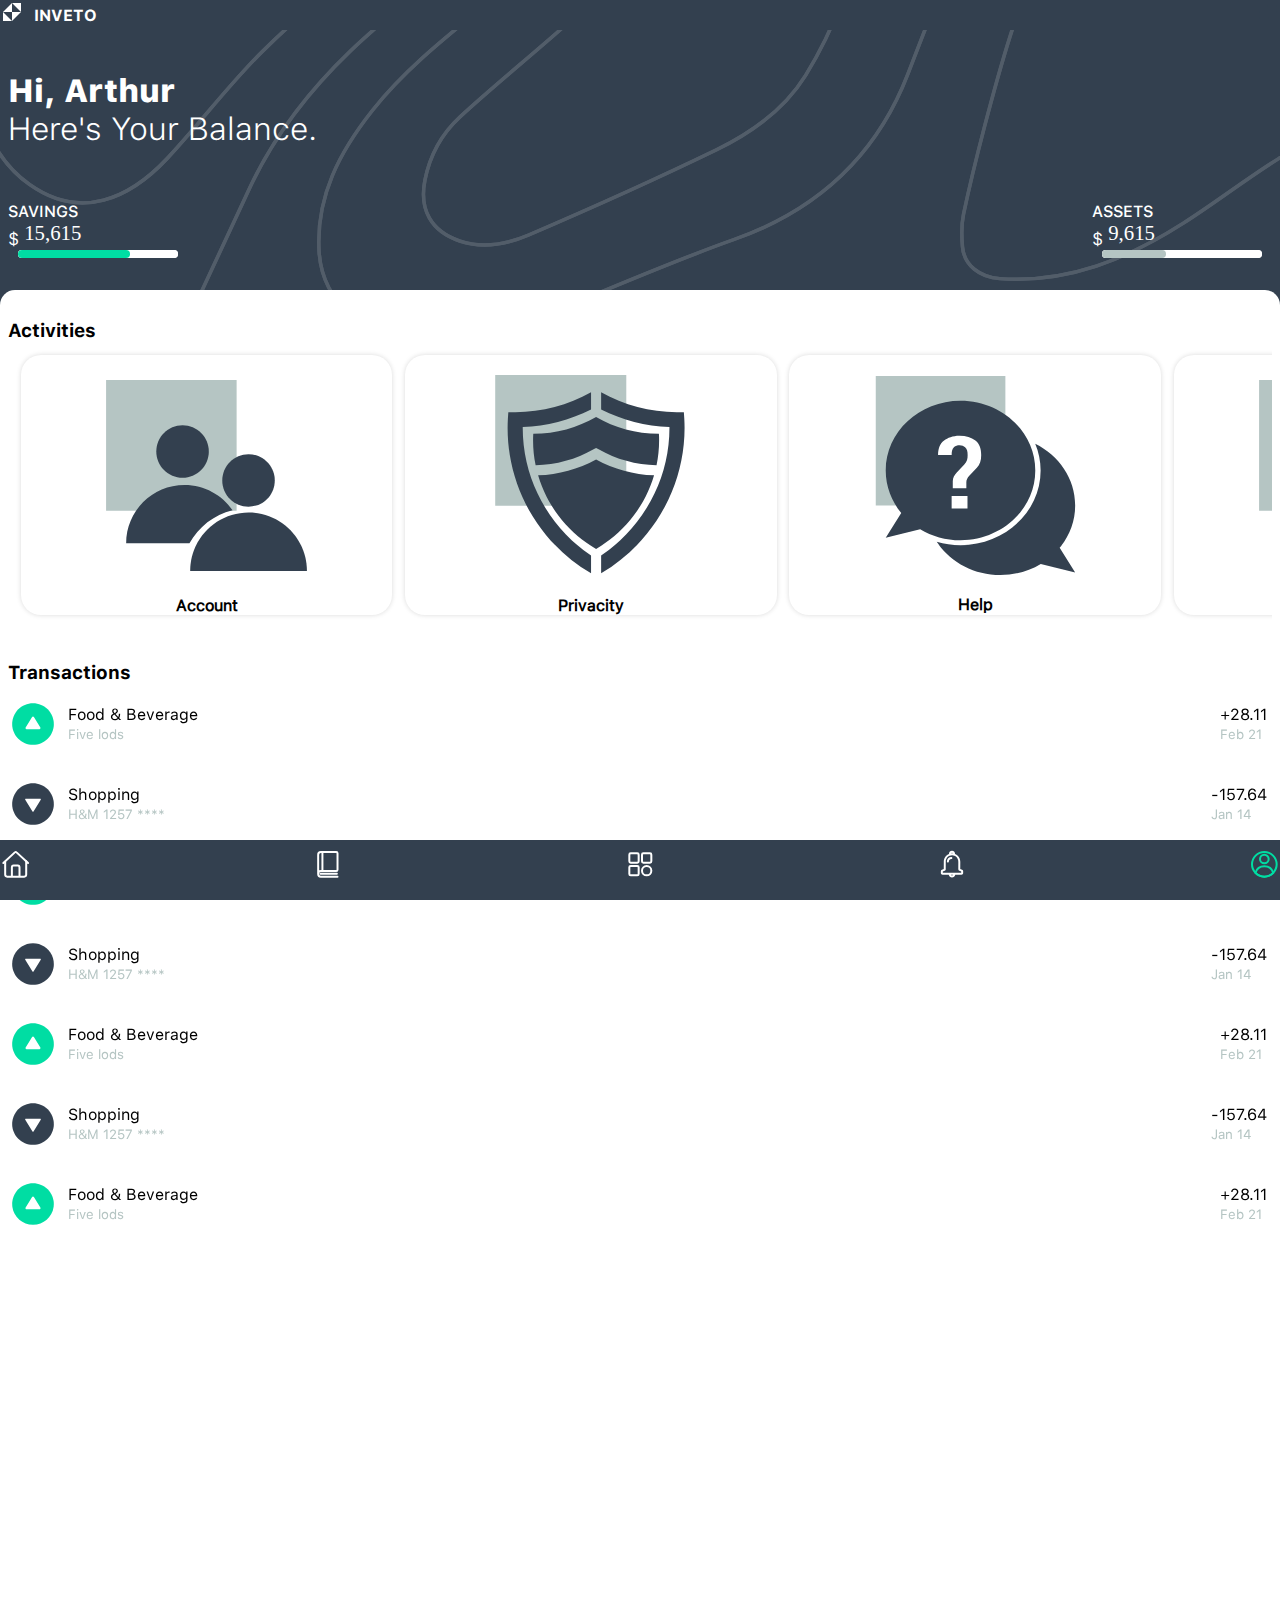
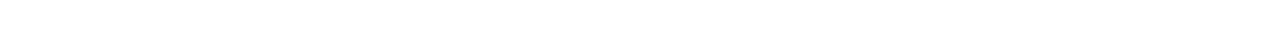
<file: index.html>
<!DOCTYPE html>
<html lang="en">
<head>
    <meta charset="UTF-8">
    <meta name="viewport" content="width=device-width, initial-scale=1.0">
    <link rel="stylesheet" href="css/style.css">
    <title>virtualWallet</title>
</head>
<body>
    <div class="banner">
        <img src="storage/img/banner.svg" alt="">
    </div>
    <header class="header">
        <div class="header__logo">
            <div class="logo__icono"><img src="storage/img/logo.svg" alt=""></div>
            <div class="logo__titulo">inveto</div>
        </div>
        <div class="header__menu"><img src="storage/img/menu.svg"></div>
    </header>
    <main>
        <section class="main__titulo">
            <article class="titulo__card">
                <h2>hi, arthur</h2>
                <p>here's your balance.</p>
            </article>
            <article class="titulo__balance">
                <div class="balance__one">
                    <small>savings</small>
                    <label for="savings"><sub>$</sub> 15,615</label>
                    <progress id="savings" max="100" value="70"></progress>
                </div>
                <div class="balance__two">
                    <small>assets</small>
                    <label for="savings"><sub>$</sub> 9,615</label>
                    <progress id="savings" max="100" value="40"></progress>
                </div>
            </article>
        </section>
        <section class="main__activities">
            <article class="activities__service">
                <h3>activities</h3>
                <div class="service__cards">
                    <div class="service__cards__item_1">
                        <img src="storage/img/account.svg">
                        <h4>Account</h4>
                    </div>
                    <div class="service__cards__item_2">
                        <img src="storage/img/privacity.svg">
                        <h4>Privacity</h4>
                    </div>
                    <div class="service__cards__item_3">
                        <img src="storage/img/help.svg">
                        <h4>Help</h4>
                    </div>
                    <div class="service__cards__item_1">
                        <img src="storage/img/account.svg">
                        <h4>Account</h4>
                    </div>
                    <div class="service__cards__item_2">
                        <img src="storage/img/privacity.svg">
                        <h4>Privacity</h4>
                    </div>
                    <div class="service__cards__item_3">
                        <img src="storage/img/help.svg">
                        <h4>Help</h4>
                    </div>
                </div>
                
            </article>
            <article class="activities__transactions">
                <h3>transactions</h3>
                <div class="transactions__cards">
                    <div class="transactions__cards__item_1">
                        <img src="storage/img/arrow.svg">
                        <div class="container">
                            <div class="transactions__info">
                                <p>Food & Beverage</p>
                                <small>Five lods</small>
                            </div>
                            <div class="transactions__value">
                                <p>+28.11</p>
                                <small>Feb 21</small>
                            </div>
                        </div>
                    </div>
                    <div class="transactions__cards__item_2">
                        <img src="storage/img/arrowg.svg">
                        <div class="container">
                            <div class="transactions__info">
                                <p>Shopping</p>
                                <small>H&M 1257 ****</small>
                            </div>
                            <div class="transactions__value">
                                <p>-157.64</p>
                                <small>Jan 14</small>
                            </div>
                        </div>
                    </div>
                    <div class="transactions__cards__item_1">
                        <img src="storage/img/arrow.svg">
                        <div class="container">
                            <div class="transactions__info">
                                <p>Food & Beverage</p>
                                <small>Five lods</small>
                            </div>
                            <div class="transactions__value">
                                <p>+28.11</p>
                                <small>Feb 21</small>
                            </div>
                        </div>
                    </div>
                    <div class="transactions__cards__item_2">
                        <img src="storage/img/arrowg.svg">
                        <div class="container">
                            <div class="transactions__info">
                                <p>Shopping</p>
                                <small>H&M 1257 ****</small>
                            </div>
                            <div class="transactions__value">
                                <p>-157.64</p>
                                <small>Jan 14</small>
                            </div>
                        </div>
                    </div>
                    <div class="transactions__cards__item_1">
                        <img src="storage/img/arrow.svg">
                        <div class="container">
                            <div class="transactions__info">
                                <p>Food & Beverage</p>
                                <small>Five lods</small>
                            </div>
                            <div class="transactions__value">
                                <p>+28.11</p>
                                <small>Feb 21</small>
                            </div>
                        </div>
                    </div>
                    <div class="transactions__cards__item_2">
                        <img src="storage/img/arrowg.svg">
                        <div class="container">
                            <div class="transactions__info">
                                <p>Shopping</p>
                                <small>H&M 1257 ****</small>
                            </div>
                            <div class="transactions__value">
                                <p>-157.64</p>
                                <small>Jan 14</small>
                            </div>
                        </div>
                    </div>
                    <div class="transactions__cards__item_1">
                        <img src="storage/img/arrow.svg">
                        <div class="container">
                            <div class="transactions__info">
                                <p>Food & Beverage</p>
                                <small>Five lods</small>
                            </div>
                            <div class="transactions__value">
                                <p>+28.11</p>
                                <small>Feb 21</small>
                            </div>
                        </div>
                    </div>
                    <div class="transactions__cards__item_2">
                        <img src="storage/img/arrowg.svg">
                        <div class="container">
                            <div class="transactions__info">
                                <p>Shopping</p>
                                <small>H&M 1257 ****</small>
                            </div>
                            <div class="transactions__value">
                                <p>-157.64</p>
                                <small>Jan 14</small>
                            </div>
                        </div>
                    </div>
                    <div class="transactions__cards__item_1">
                        <img src="storage/img/arrow.svg">
                        <div class="container">
                            <div class="transactions__info">
                                <p>Food & Beverage</p>
                                <small>Five lods</small>
                            </div>
                            <div class="transactions__value">
                                <p>+28.11</p>
                                <small>Feb 21</small>
                            </div>
                        </div>
                    </div>
                    <div class="transactions__cards__item_2">
                        <img src="storage/img/arrowg.svg">
                        <div class="container">
                            <div class="transactions__info">
                                <p>Shopping</p>
                                <small>H&M 1257 ****</small>
                            </div>
                            <div class="transactions__value">
                                <p>-157.64</p>
                                <small>Jan 14</small>
                            </div>
                        </div>
                    </div>
                </div>
            </article>
        </section>
    </main>
    <footer class="footer">
        <ul>
            <li>
                <a href="#"><img src="storage/img/icon.svg"></a>
            </li>
            <li>
                <a href="views/balance.html"><img src="storage/img/icon_1.svg"></a>
            </li>
            <li>
                <a href="views/cards.html"><img src="storage/img/icon_2.svg"></a>
            </li>
            <li>
                <a href="#"><img src="storage/img/icon_3.svg"></a>
            </li>
            <li>
                <a href="index.html"><img src="storage/img/iconverde.svg"></a>
            </li>
        </ul>
    </footer>
</body>
</html>
</file>
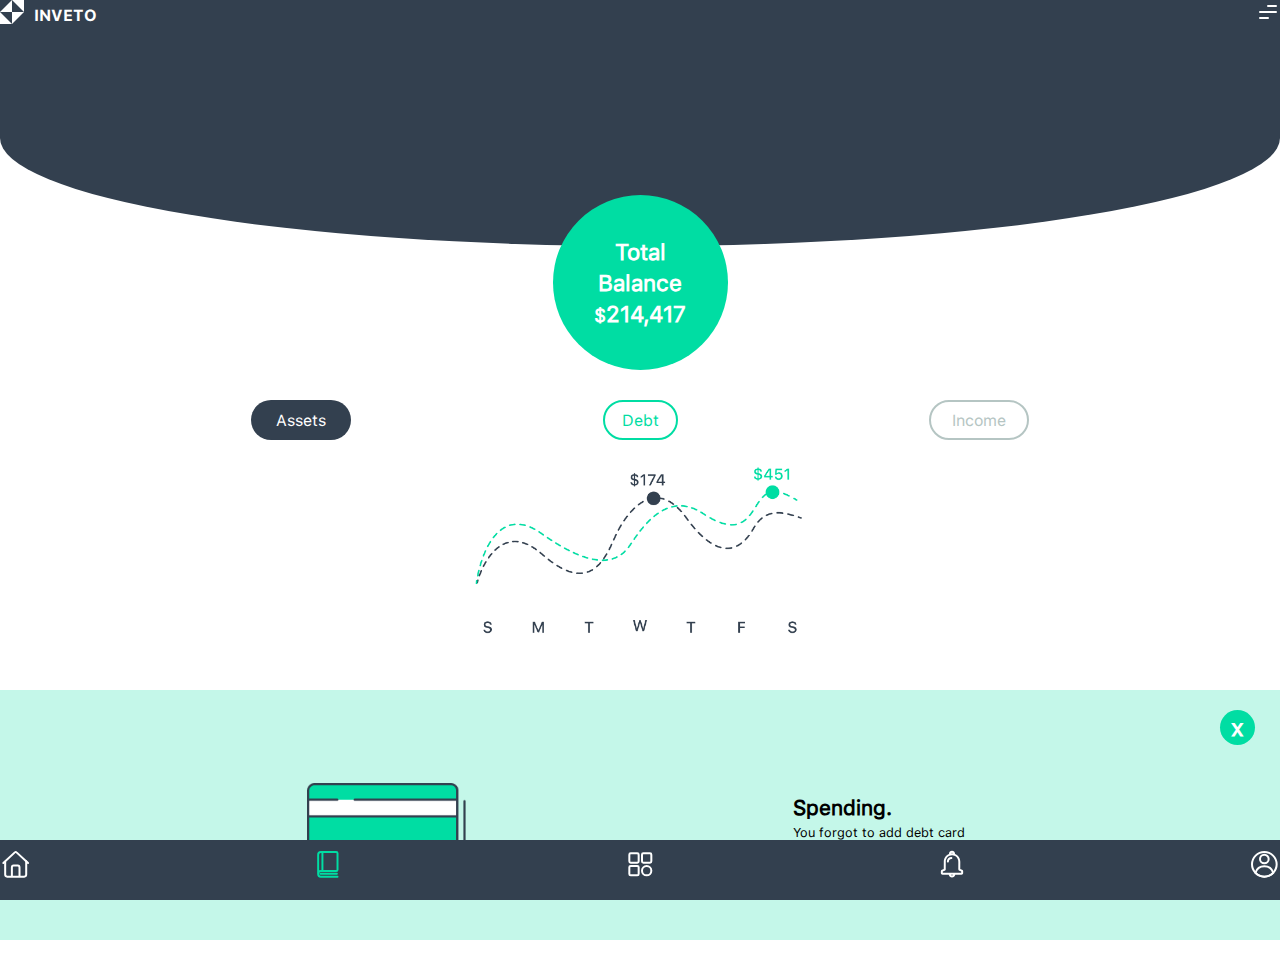
<file: views/balance.html>
<!DOCTYPE html>
<html lang="en">
<head>
    <meta charset="UTF-8">
    <meta name="viewport" content="width=device-width, initial-scale=1.0">
    <link rel="stylesheet" href="../css/balance.css">
    <title>Balance</title>
</head>
<body>
    <header class="header">
        <div class="header__logo">
            <div class="logo__icono"><img src="../storage/img/Group2.svg" alt=""></div>
            <div class="logo__titulo">inveto</div>
        </div>
        <div class="header__menu"><img src="../storage/img/menu2.svg"></div>
    </header>
    <div class="bck-crcl">
        <div class="crcl-img"></div>
        <div class="grn-crcl">
             <h3>total</h3>
             <h3>balance</h3>
             <h3><small>$</small>214,417</h3>
        </div>
    </div>
    <main class="main">
        <section class="main__graph">
            <div class="buttons">
                <button class="assets">assets</button>
                <button class="debt">debt</button>
                <button class="income">income</button>
            </div>
            <div class="graph"><img src="../storage/img/graph.png" alt=""></div>
        </section>
        <section class="main__popimg">
            <div class="salir"><button><strong>x</strong></button></div>
            <div class="container">
                <div></div>
                <article>
                    <h3>Spending.</h3>
                    <p>You forgot to add debt card number at payment #1323. Add it now.</p>
                </article>
            </div>
        </section>
    </main>
    <footer class="footer">
        <ul>
            <li>
                <a href="#"><img src="../storage/img/icon.svg"></a>
            </li>
            <li>
                <a href="balance.html"><img src="../storage/img/libroverde.svg"></a>
            </li>
            <li>
                <a href="cards.html"><img src="../storage/img/icon_2.svg"></a>
            </li>
            <li>
                <a href="#"><img src="../storage/img/icon_3.svg"></a>
            </li>
            <li>
                <a href="../index.html"><img src="../storage/img/icon_4.svg"></a>
            </li>
        </ul>
    </footer>
</body>
</html>
</file>
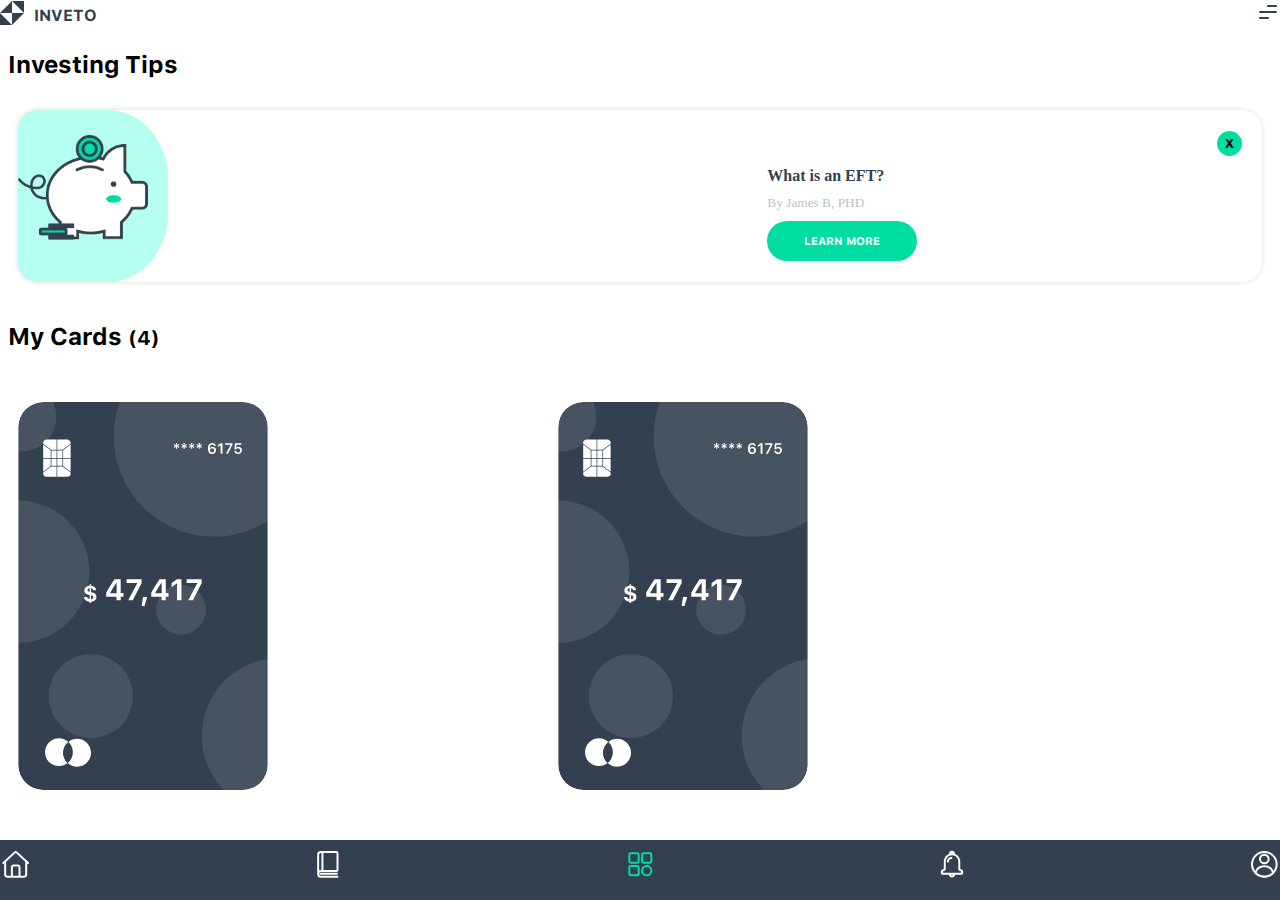
<file: views/cards.html>
<!DOCTYPE html>
<html lang="en">
<head>
    <meta charset="UTF-8">
    <meta name="viewport" content="width=device-width, initial-scale=1.0">
    <link rel="stylesheet" href="../css/cards.css">
    <title>Cards</title>
</head>
<body>
    <header class="header">
        <div class="header__logo">
            <div class="logo__icono"><img src="../storage/img/Group.svg" alt=""></div>
            <div class="logo__titulo">inveto</div>
        </div>
        <div class="header__menu"><img src="../storage/img/menu.svg"></div>
    </header>

    <main class="main">
        <h3 class="main__title__1">investing tips</h3>

        <section class="main__banner">
            <div class="chancho">
                <div><img src="../storage/img/chancho.png" alt=""></div>
            </div>
            <div class=" popinfo">
                <div class="salirdiv"><button class="salir"><strong>x</strong></button></div>
                <div class="popdiv">
                <h4><strong>What is an EFT?</strong></h4>
                <small>by james b, PHD</small>
                <button class="learn"><strong>learn more</strong></button>
                </div>
                
            </div>

        </section>

        <h3 class="main__title__2">my cards <small>(4)</small></h3>

        <section class="main__cards">
            <div class="mastercard"></div>
            <div class="visa"></div>
            <div class="mastercard"></div>
            <div class="visa"></div>
        </section>
    </main>

    <footer class="footer">
        <ul>
            <li>
                <a href="#"><img src="../storage/img/icon.svg"></a>
            </li>
            <li>
                <a href="balance.html"><img src="../storage/img/icon_1.svg"></a>
            </li>
            <li>
                <a href="cards.html"><img src="../storage/img/menuverde.svg"></a>
            </li>
            <li>
                <a href="#"><img src="../storage/img/icon_3.svg"></a>
            </li>
            <li>
                <a href="../index.html"><img src="../storage/img/icon_4.svg"></a>
            </li>
        </ul>
    </footer>
</body>
</html>
</file>
<file: css/style.css>
@import url(variables.css);
*{
    margin: 0;
    padding: 0;
    box-sizing: border-box;
    font-family: "SF-Pro-Text-Regular.otf";
}
body {
    overflow-y: scroll;
}
.banner {
    width: 100%;
    height: 102vh;
    z-index: -10;
    position: absolute;
    background-color: var(--color-primario);
}
.banner img {
    width: 100%;
    height: auto;
}

.header {
    margin-bottom: 20px;
    background-color: var(--color-primario);
    top: 0;
    width: 100%;
    position:sticky;
    z-index: 1;
    height: 30px;
    display: flex;
    flex-direction: row;
    justify-content: space-between;
    flex-wrap: nowrap;
}
.header__logo {
    display: flex;
    gap: 10px;
    
}
.logo__icono img {
    width: 1.5em;
    
}
.logo__titulo {
    font-family: "SF-Pro-Text-Bold.otf";
    text-transform: uppercase;
    color: var(--color-ternario);
    width: auto;
    height: auto;
    display: flex;
    justify-content: center;
    align-items: center;

}
.header__menu {
    width: auto;
    height: auto;
}
.header__menu img{
    width: 1.5em;
}
.footer {
    z-index: 11;
    height: 60px;
    width: 100%;
    position: fixed;
    bottom: 0;
    background: var(--color-primario);
}
.footer ul {
    display: flex;
    justify-content: space-between;
}
.footer ul li {
    list-style: none;
    margin: .5em 0;
}
.footer ul li a img {
    width: 2em;
}
.titulo__card {
    position: relative;
    color: var(--color-ternario);
    display: flex;
    flex-direction: column;
    height: 120px;
    justify-content: center;
    padding: 0 0.5em;
    
}
.titulo__card h2 {
    font-family:"SF-Pro-Text-Heavy.otf";
    font-size: 2em;
    text-transform: capitalize;
}
.titulo__card p {
    font-family: "SF-Pro-Text-Light.otf";
    font-size: 2em;
    text-transform: capitalize;
}

.titulo__balance {
    display: flex;
    height: 120px;
    justify-content: space-between;
    align-items: center;
    padding: 0 0.5em;
}

.balance__one,
.balance__two {
    display: flex;
    flex-direction: column;
    color: var(--color-ternario);
}

.balance__one small,
.balance__two small {
    font-size: 1em;
    text-transform: uppercase;
    font-family: "SF-Pro-Text-Medium.otf";
}

.balance__one label,
.balance__two label {
    font-size: 1.3em;
    font-family: "SF-Pro-Text-Bold";
}

.balance__one progress[value] {
    --color: var(--color-secundario);
    --background: var(--color-ternario);
    background: var(--background);
}

.balance__two progress[value] {
    --color: var(--color-cuarto);
    --background: var(--color-ternario);
    background: var(--background);
}

progress[value] {
    appearance: none;
    border: none;
    margin: 0 10px;
    height: .5em;
    border-radius: 10em;
}

.balance__one progress[value]::-webkit-progress-bar,
.balance__two progress[value]::-webkit-progress-bar {
    border-radius: 10em;
    height: .5em;
    background: var(--background);
}

progress[value]::-webkit-progress-value {
    border-radius: 10em;
    background: var(--color);
}

progress[value]::-moz-progress-bar {
    border-radius: 10em;
    background: var(--color);
}
.main__activities {
    position: relative;
    display: flex;
    flex-direction: column;
    gap: .5em;
    background-color: var(--color-ternario);
    padding: 1.5em 0.5em;
    border-top-right-radius: 15px;
    border-top-left-radius: 15px;
}
/* .activities__service {
    background-color: magenta;
} */
.activities__service h3{
    padding-top: 5px;
    /* background-color: violet; */
    text-transform: capitalize;
    font-family: "SF-Pro-Text-Bold.otf";
}
.main__activities {
    height: 100vh;
    z-index: 10;
    position: relative;
}
.activities__transactions {
    position: relative;
}
.service__cards {
    gap: .8em;
    margin-bottom: 20px;
    padding: 0.8em;
    display: flex;
    flex-wrap: nowrap;
    overflow-x: scroll;
    
    

}
.service__cards div{
    flex: 1;
    min-width: 30%;
    min-height: 150px;
    border-radius: 20px;
    box-shadow: 0px 0px 5px rgba(0, 0, 0, 0.150);
    font-family: "SF-Pro-Text-Bold.otf";
    display: flex;
    justify-content: center;
    align-items: center;
    flex-direction: column;
}

.service__cards div img {
    object-fit: cover;
    width: 65%;
    height: auto;
}














.activities__transactions {
    height: 550px;
    
}
.activities__transactions h3 {
    padding-top: 5px;
    /* background-color: violet; */
    text-transform: capitalize;
    font-family: "SF-Pro-Text-Bold.otf";
}
.transactions__cards {
    max-height: 550px;
    overflow-y: scroll;
}
.transactions__cards img {
    width: 50px;
    margin-right: 10px;
}

.transactions__cards .transactions__cards__item_1 {
    height: 80px;
    display: flex;
    flex-direction: row;
    justify-content: center;
    align-items: center;
    
}
.transactions__cards .transactions__cards__item_2 {
    height: 80px;
    display: flex;
    flex-direction: row;
    justify-content: center;
    align-items: center;
}
.container {
    padding-right: 5px;
    width: 100%;
    display: flex;
    flex-direction: row;
    align-items: center;
    justify-content: space-between;
}
.transactions__value small, .transactions__info small {
    color: var(--color-cuarto);
}
</file>
<file: css/balance.css>
@import url(variables.css);
*{
    margin: 0;
    padding: 0;
    box-sizing: border-box;
    font-family: "SF-Pro-Text-Regular.otf";
}
body {
    width: 100%;
    height: auto;
    display: flex;
    flex-direction: column;
}
.header {
    background-color: var(--color-primario);
    top: 0;
    width: 100%;
    position:relative;
    z-index: 1;
    height: 30px;
    display: flex;
    flex-direction: row;
    justify-content: space-between;
    flex-wrap: nowrap;
}
.header__logo {
    display: flex;
    gap: 10px;
    
}
.logo__icono img {
    width: 1.5em;
    
}
.logo__titulo {
    font-family: "SF-Pro-Text-Bold.otf";
    text-transform: uppercase;
    color: var(--color-ternario);
    width: auto;
    height: auto;
    display: flex;
    justify-content: center;
    align-items: center;

}
.header__menu {
    width: auto;
    height: auto;
}
.header__menu img{
    width: 1.5em;
}
.footer {
    z-index: 11;
    height: 60px;
    width: 100%;
    position: fixed;
    bottom: 0px;
    background: var(--color-primario);
}
.footer ul {
    display: flex;
    justify-content: space-between;
}
.footer ul li {
    list-style: none;
    margin: .5em 0;
}
.footer ul li a img {
    width: 2em;
}
.main {
    overflow: scroll;
    width: 100%;
    height: auto;
    display: flex;
    flex-direction: column;
}
section {
    margin-bottom: 30px;
}
.main__balance {
    overflow: hidden;
    width: 100%;
    min-height: 300px;
    display: flex;
    flex-direction: column;
}
.bck-crcl {
    width: 100%;
    height: 30vh;
    position: relative;
    display: flex;
    justify-content: center;
}
.crcl-img {
    width: 100%;
    height: 80%;
    background-color: var(--color-primario);
    border-bottom-left-radius: 100%;
    border-bottom-right-radius: 100%;
}

.grn-crcl {
    width: 175px;
    height: 175px;
    background: var(--color-secundario);
    position: absolute;
    border-radius: 50%;
    bottom: 0;
    display: flex;
    gap: 5px;
    flex-direction: column;
    justify-content: center;
    align-items: center;
    font-family: "SF-Pro-Text-Bold";
    color: var(--color-ternario);
    text-transform: capitalize;
    font-size: 1.2em;
}
.main__graph {
    width: 100%;
    height: auto;
}
.buttons {
    margin-top: 25px;
    width: 100%;
    display: flex;
    flex-direction: row;
    justify-content: space-evenly;
    min-height: 40px;
    max-height: 40px;
    margin-bottom: 20px;
}
.buttons button{
    border-radius: 20px;
}
.assets {
    width: 100px;
    background-color: var(--color-primario);
    color: var(--color-ternario);
    font-size: 1em;
    border: none;
    text-transform: capitalize;
}
.debt {
    width: 75px;
    border: 2px #00DDA3 solid;
    background: none;
    text-transform: capitalize;
    font-size: 1em;
    color: var(--color-secundario);
}
.income {
    width: 100px;
    background: none;
    color: var(--color-cuarto);
    font-size: 1em;
    border: 2px #B5C5C3 solid;
    text-transform: capitalize;
}
.graph {
    
    display: flex;
    justify-content: center;
    align-items: center;
    width: auto;
    height: 200px;
    
}
.graph img {
    object-fit: contain;
    max-width: 100%;
    max-height: 100%;
}
.main__popimg {

    width: 100%;
    background-color: #00dda23b;
    height: 250px;
    display: flex;
    justify-content: center;
    flex-direction: column;
}
.salir {
    display: flex;
    flex-direction: row-reverse;
}
.salir button {
    border: none;
    margin-right: 25px;
    background-color: #00DDA3;
    width: 35px;
    height: 35px;
    border-radius: 100%;
    color: var(--color-ternario);
    font-size: 1.5em;

}
.container {
    width: 100%;
    height: 175px;
    display: flex;
    flex-direction: row;
    align-items: center;
    justify-content: space-evenly;
}
.container div {
    width: 180px;
    height: 100px;
    background-image: url(../storage/img/Group\ 14.png);
    background-repeat: no-repeat;
    background-size: contain;
}
.container article {
    width: 180px;
    height: 100px;
    display: flex;
    flex-direction: column;
    justify-content: center;
    gap: 5px;
}
.container article h3 {
    font-size: 1.3em;
}
.container article p {
    font-size: .8em;
}

@media (width > 700px) {
    .grn-crcl {
        bottom: -70px;
    }
    .buttons {
        margin-top: 100px;
    }
}
</file>
<file: css/cards.css>
@import url(variables.css);
*{
    margin: 0;
    padding: 0;
}
body {
    overflow-y: scroll;
    width: auto;
}
.banner {
    width: 100%;
    height: 102vh;
    z-index: -10;
    position: absolute;
    background-color: var(--color-primario);
}
.banner img {
    width: 100%;
    height: auto;
}

.header {
    margin-bottom: 20px;
    background-color: var(--color-ternario);
    top: 0;
    width: 100%;
    position:sticky;
    z-index: 1;
    height: 30px;
    display: flex;
    flex-direction: row;
    justify-content: space-between;
    flex-wrap: nowrap;
}
.header__logo {
    display: flex;
    gap: 10px;
    align-items: center;
}
.logo__icono img {
    width: 1.5em;
    
}
.logo__titulo {
    font-family: "SF-Pro-Text-Bold.otf";
    text-transform: uppercase;
    color: var(--color-primario);
    width: auto;
    height: auto;
    display: flex;
    justify-content: center;

}
.header__menu {
    width: auto;
    height: auto;
}
.header__menu img{
    width: 1.5em;
}
.footer {
    z-index: 11;
    height: 60px;
    width: 100%;
    position: fixed;
    bottom: 0;
    background: var(--color-primario);
}
.footer ul {
    display: flex;
    justify-content: space-between;
}
.footer ul li {
    list-style: none;
    margin: .5em 0;
}
.footer ul li a img {
    width: 2em;
}
.main {
    height: auto;
    display: grid;
    display: flex;
    flex-direction: column;
    grid-template-columns: repeat(1, 1fr);
    grid-template-rows: repeat(9, 1fr);
    padding: 0 .5em;
    grid-template-areas: 
    "investing"
    "banner"
    "banner"
    "cards"
    "collection"
    "collection"
    "collection"
    "collection"
    "collection"
    ;
    grid-gap: 10px;
}
.main__title__1,
.main__title__2 {
    text-transform: capitalize;
    font-family: "SF-Pro-Text-Bold.otf";
    grid-area: investing;
    font-size: 1.5em;
    height: 40px;
}
.main__title__2 {
    grid-area: cards;
    margin-top: 20px;
}
.main__cards {
    min-height: 400px;
    margin-bottom: 60px;
    width: auto;
    grid-area: collection;
    display: flex;
    flex-wrap: nowrap;
    overflow-x: scroll;
    padding: 10px;
}
.mastercard {
    background-image: url(../storage/img/Frame\ 16.svg);
    background-size: contain;
    background-repeat: no-repeat;
    margin-top: 20px;
    min-width: 250px;
    min-height: 388px;
    margin-right: 20px;
}
.visa {
    min-width: 250px;
    max-height: 388px;
    min-height: 388px;
    margin-top: 20px;
    margin-right: 20px;
    background-repeat: no-repeat;
    background-size: contain;
    background-image: url(../storage/img/Frame\ 17.svg);
    background-color: rgb(255, 255, 255);
    border-radius: 25px;
}




































.main__banner {
    height: auto;
    min-height: 172px;
    overflow: hidden;
    margin: 10px;
    box-shadow: 0px 0px 5px rgba(0, 0, 0, 0.150);
    border-radius: 20px;
    grid-area: banner;
    display: grid;
    grid-template-columns: 1fr 1fr 1fr;
    grid-template-rows: 1fr 1fr 1fr;
    grid-template-areas: 
    "chanchodiv popinfo popinfo"
    "chanchodiv popinfo popinfo"
    "chanchodiv popinfo popinfo"
    ;
}
.chancho div img{
    height: auto;
    width: 130px;
    margin-top: 25px;
}
.chancho {
    width: 150px;
    border-top-right-radius: 35%;
    border-bottom-right-radius: 45%;
    padding-right: 20px;
    display: flex;
    align-items: center;
    grid-area: chanchodiv;
}
.chancho div {
    background-color: rgba(0, 255, 200, 0.295);
    border-top-right-radius: 40%;
    border-bottom-right-radius: 40%;
    width: 300px;
    height: 100%;
}
.popinfo {
    display: flex;
    flex-direction: column;
    align-items: center;
    justify-content: space-evenly;
    padding: 10px;
    grid-area: popinfo;
    margin-right: 10px;
}
.popdiv {
    display: flex;
    flex-direction: column;
    gap: 10px;
}
.popinfo .popdiv h4{
    font-size: 1em;
    color: var(--color-primario);
}
.popinfo .popdiv small {
    text-transform: capitalize;
    color: var(--color-cuarto);
}
.popinfo .popdiv button {
    font-family: "SF-Pro-Text-Bold.otf";
    color: var(--color-ternario);
    border: none;
    background-color: var(--color-secundario);
}
.salirdiv {
    display: flex;
    justify-content: flex-end;
    width: 100%;
}
.salir {
    font-size: 1em;
    border-radius: 100%;
    width: 25px;
    height: 25px;
    border: none;
    background-color: var(--color-secundario);
}
.learn {
    font-family: "SF-Pro-Text-Heavy.otf";
    font-size: .7em;
    text-transform: uppercase;
    width: 150px;
    height: 40px;
    border-radius: 20px;
}
</file>
